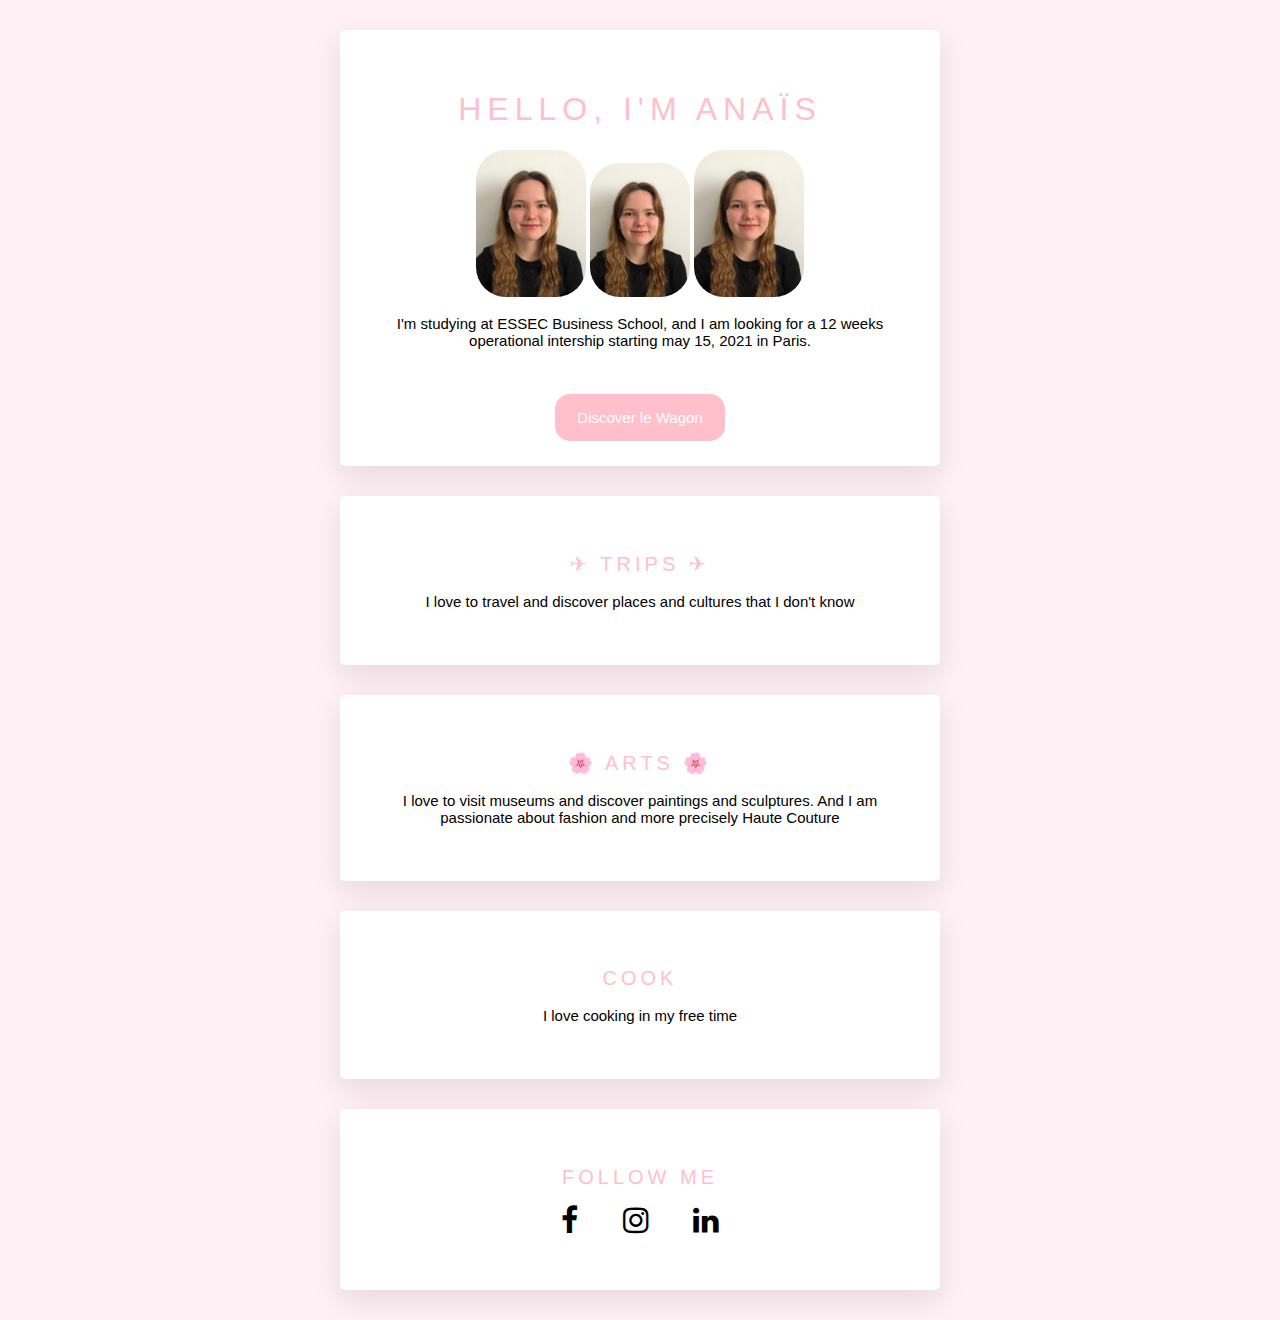
<file: index.html>
<!DOCTYPE html>
<html>
<head>
  <title>Anaïs Crochet's profile</title>
  <link rel="stylesheet" type="text/css" href="style.css">
  <meta name="description" content="This is the profile of Anaïs">
  <meta charset="utf-8">
</head>


<body>
<div class="container">
<div class="card-white" id="intro">
<h1>Hello, I'm Anaïs</h1>
<img src="profile-picture.png" class="Anaïs" width="110px">
<img src="profile-picture.png" class="Anaïs" width="100px">
<img src="profile-picture.png" class="Anaïs" width="110px">

<p>
I'm studying at ESSEC Business School, and I am looking for a 12 weeks operational intership starting may 15, 2021 in Paris.

</p>
<a href="https://www.lewagon.com"target="_blank" class="btn-blue">Discover le Wagon</a>
</div>

<div class="card-white" >
<h2>✈ Trips ✈ </h2>
 
   
   <p>
  	I love to travel and discover places and cultures that I don't know 
    </p>

  </div>


<div class="card-white" >
<h2>🌸 Arts 🌸 </h2>

   <p>
      I love to visit museums and discover paintings and sculptures. And I am passionate about fashion and more precisely Haute Couture
   </p>
</div>


<div class="card-white">
<h2> Cook </h2>
   <p> 
	I love cooking in my free time
    </div>


<div class="card-white">
<h2>Follow me</h2>
<link href="https://cdnjs.cloudflare.com/ajax/libs/font-awesome/4.7.0/css/font-awesome.min.css" rel="stylesheet"/>
<ul class="list-inline">
	<li>
          <a href="https://www.facebook.com/anais.crochet.90"> 
              <i class="fa fa-facebook"></i>
          </a>
    </li>


     <li>
         <a href="https://www.instagram.com/crt.anais/"> 
            <i class="fa fa-instagram"></i>
        </a>
    </li>


     <li>
           <a href="https://www.linkedin.com/in/ana%C3%AFs-crochet-8378b4200/"> 
             <i class="fa fa-linkedin"></i>

           </a>
     </li>
    </ul>
</div>
</div>

</body>
</html>
</file>
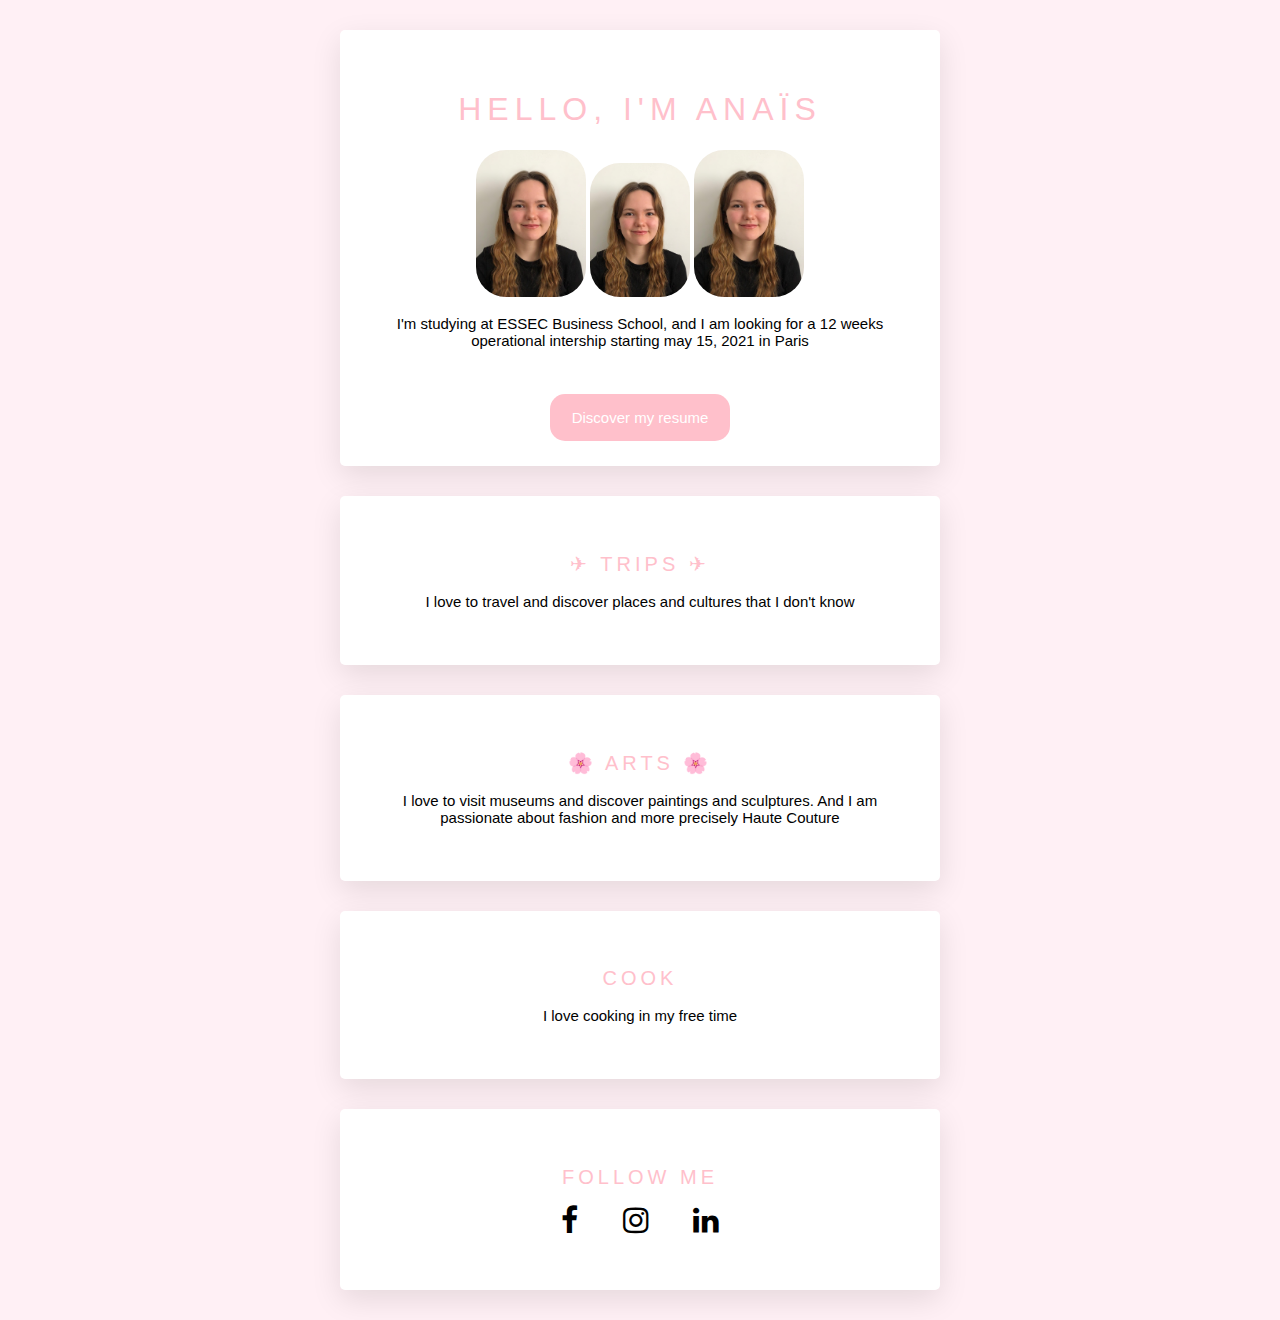
<file: index.html.html>
<!DOCTYPE html>
<html>
<head>
  <title>Anaïs Crochet's profile</title>
  <link rel="stylesheet" type="text/css" href="style.css">
  <meta name="description" content="This is the profile of Anaïs">
  <meta charset="utf-8">
</head>


<body>
<div class="container">
<div class="card-white" id="intro">
<h1>Hello, I'm Anaïs</h1>
<img src="profile-picture.png" class="Anaïs" width="110px">
<img src="profile-picture.png" class="Anaïs" width="100px">
<img src="profile-picture.png" class="Anaïs" width="110px">

<p>
I'm studying at ESSEC Business School, and I am looking for a 12 weeks operational intership starting may 15, 2021 in Paris

</p>
<a href="file:///C:/Users/anais/Documents/CARRIERE/CROCHET%20Ana%C3%AFs%20CV.pdf"target="_blank" class="btn-blue">Discover my resume</a>
</div>

<div class="card-white" >
<h2>✈ Trips ✈ </h2>
 
   
   <p>
  	I love to travel and discover places and cultures that I don't know 
    </p>

  </div>


<div class="card-white" >
<h2>🌸 Arts 🌸 </h2>

   <p>
      I love to visit museums and discover paintings and sculptures. And I am passionate about fashion and more precisely Haute Couture
   </p>
</div>


<div class="card-white">
<h2> Cook </h2>
   <p> 
	I love cooking in my free time
    </div>


<div class="card-white">
<h2>Follow me</h2>
<link href="https://cdnjs.cloudflare.com/ajax/libs/font-awesome/4.7.0/css/font-awesome.min.css" rel="stylesheet"/>
<ul class="list-inline">
	<li>
          <a href="https://www.facebook.com/anais.crochet.90"> 
              <i class="fa fa-facebook"></i>
          </a>
    </li>


     <li>
         <a href="https://www.instagram.com/crt.anais/"> 
            <i class="fa fa-instagram"></i>
        </a>
    </li>


     <li>
           <a href="https://www.linkedin.com/in/ana%C3%AFs-crochet-8378b4200/"> 
             <i class="fa fa-linkedin"></i>

           </a>
     </li>
    </ul>
</div>
</div>

</body>
</html>
</file>
<file: style.css>
/

head{
	background: black;
}
body{
background-color: lavenderblush;
color: black;
font-family: 'Helvetica', sans-serif;
font-size: 15px;
font-weight: lighter;
}
h1, h2, h3 {
font-family: 'Helvetica', sans-serif;
}
h1{
color: pink;
font-weight: 300;
letter-spacing: 6px;
font-size: 32px;
text-transform: uppercase;
}
h2 {
color: pink;
font-weight: 300;
letter-spacing: 4px;
font-size: 20px;
text-transform: uppercase;
}
a {
font-family: 'Helvetica', sans-serif;
text-decoration: none;
color: black;
font-weight: 400;
font-size: 15px;
}
a:hover {
border-radius: 7px
padding: 15px 20px;
}

p{ font-family:'Roboto', sans-serif}

/*Custom design with class (99% of your design) */
.container {
width: 600px;
margin: 20px auto;
position: center;
}

.card-white {
background-color: white;
padding: 40px;
box-shadow: 0px 10px 30px rgba(0,0,0,0.1);
border-radius: 5px;
margin: 30px 0px;
text-align: center;
}
.Anaïs{
	border-radius: 30px
}

.btn-blue {
background: pink;
color: white;
padding: 15px 22px;
border-radius: 15px;
}
.btn-blue:hover {
background-color: lavenderblush;
color: pink;
font-size: 15px;
}

.list-inline {
list-style: none;
padding-left: 0px;

}
.list-inline li{
display: inline;
padding: 20px;
}

.list-inline i{
font-size: 30px;
color: black;
}

.list-inline i:hover {
font-size: 30px;
color: pink;
}

/* Design adjustments using id (1% design remaining) */
#intro p {
margin-bottom: 60px;
}
</file>
